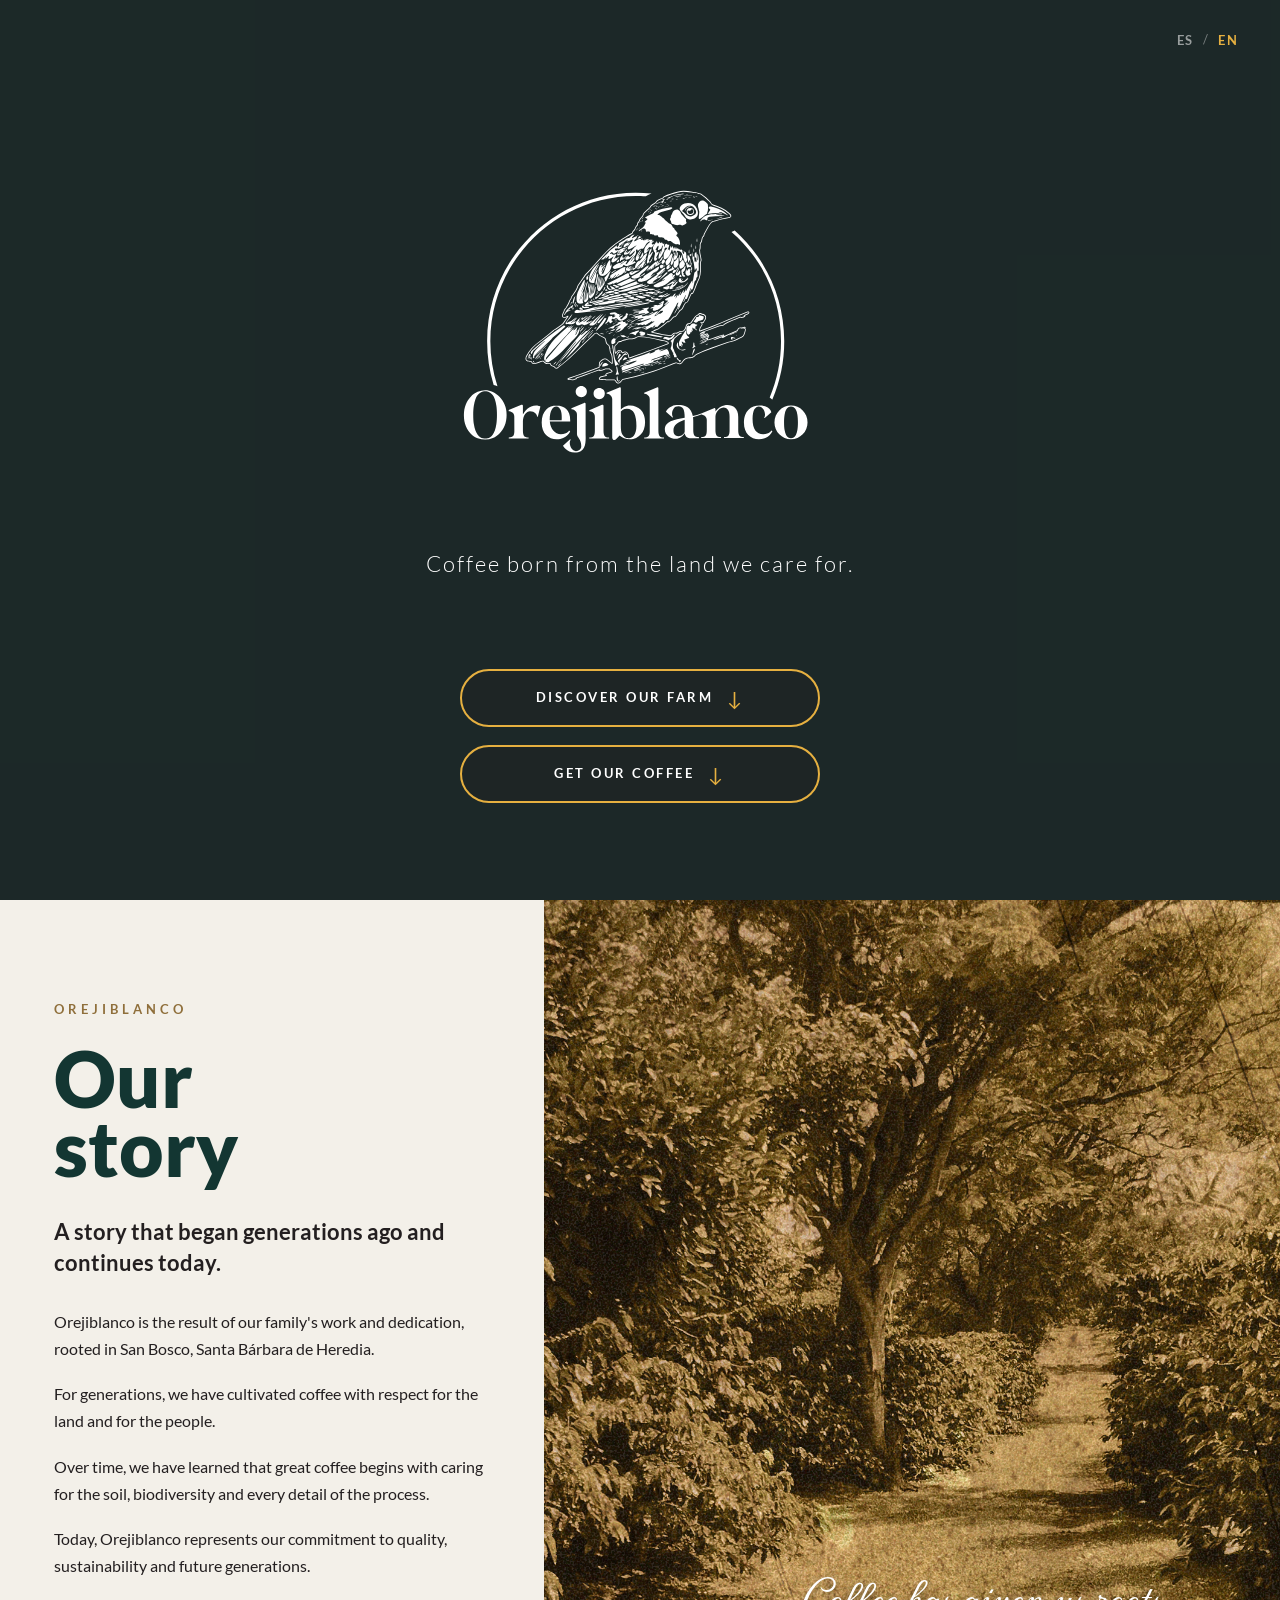
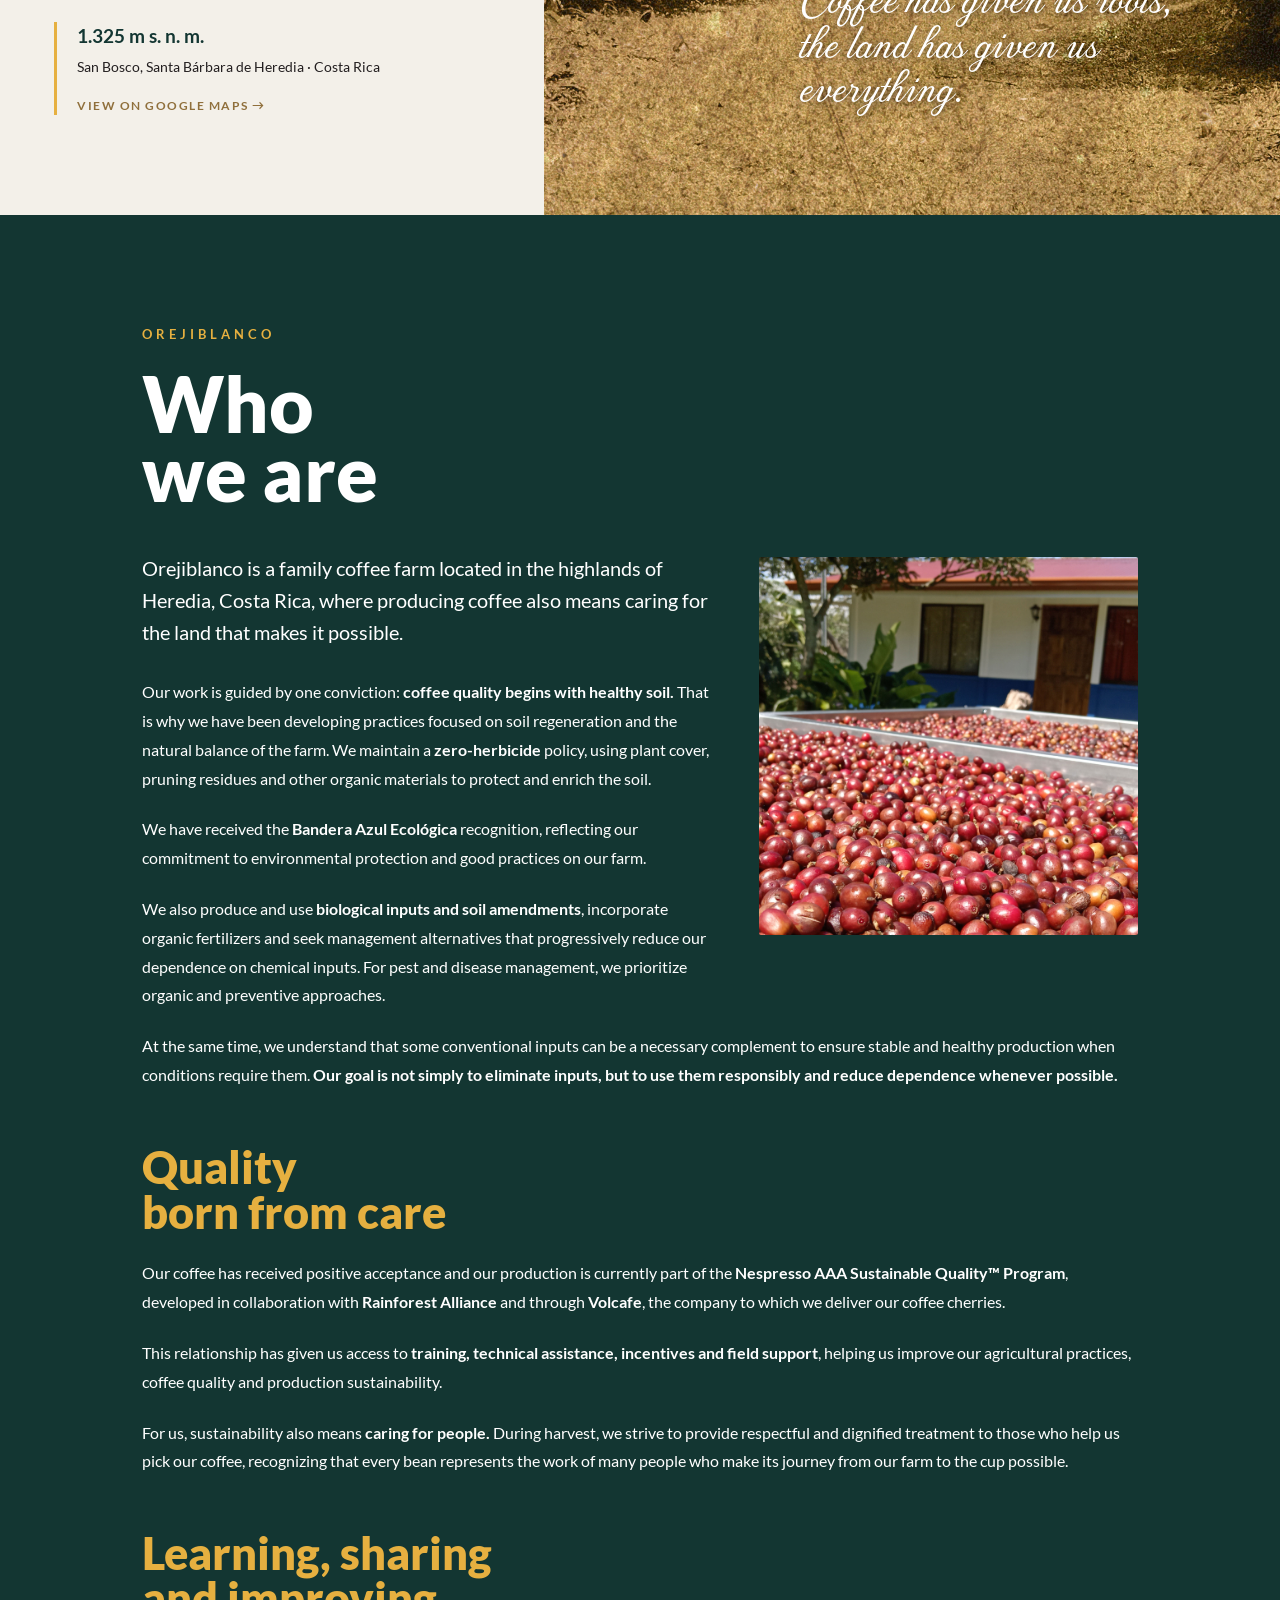
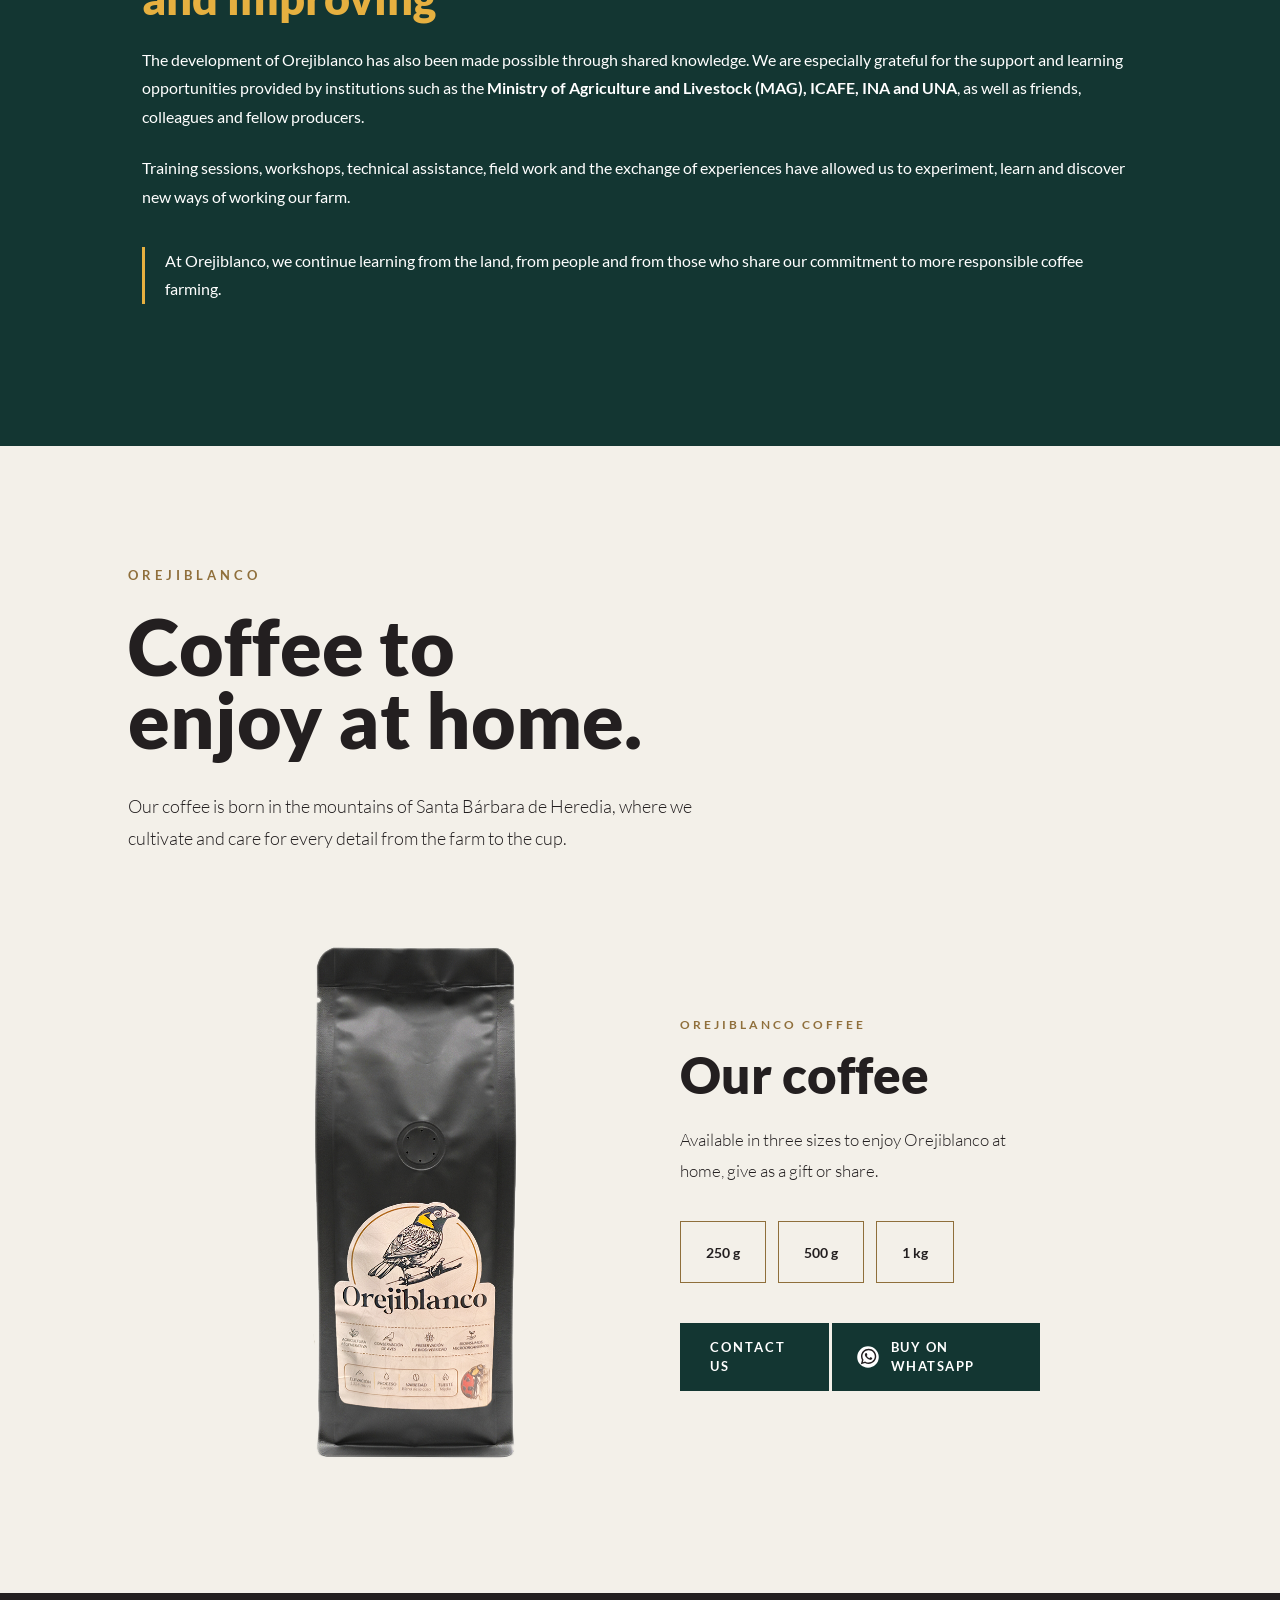
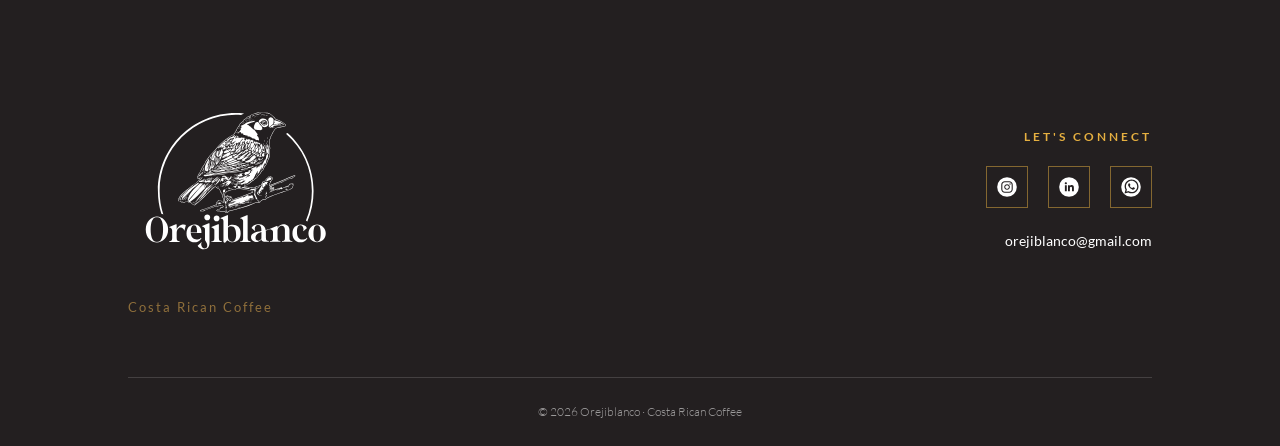
<file: index.html>
<!DOCTYPE html>
<html lang="es">

<head>

    <meta charset="UTF-8">

    <meta name="viewport" content="width=device-width, initial-scale=1.0">


    <!-- =====================================================
         SEO
    ====================================================== -->

    <title>
        Orejiblanco | Café de Costa Rica cultivado en Heredia
    </title>

    <meta
        name="description"
        content="Orejiblanco es una finca cafetalera familiar en Santa Bárbara de Heredia, Costa Rica, donde cultivamos café cuidando el suelo, la biodiversidad y cada etapa del proceso."
    >

    <meta
        name="robots"
        content="index, follow"
    >

    <link
        rel="canonical"
        href="https://orejiblanco.com/"
    >


    <!-- =====================================================
         OPEN GRAPH
    ====================================================== -->

    <meta
        property="og:type"
        content="website"
    >

    <meta
        property="og:site_name"
        content="Orejiblanco"
    >

    <meta
        property="og:title"
        content="Orejiblanco | Café de Costa Rica"
    >

    <meta
        property="og:description"
        content="Una finca cafetalera familiar en Santa Bárbara de Heredia, Costa Rica, donde el café nace de la tierra que cuidamos."
    >

    <meta
        property="og:url"
        content="https://orejiblanco.com/"
    >

    <meta
        property="og:image"
        content="https://orejiblanco.com/media/images/CEO.png"
    >

    <meta
        property="og:image:alt"
        content="Orejiblanco — Café de Costa Rica"
    >

    <meta
        property="og:locale"
        content="es_CR"
    >

    <meta
        property="og:locale:alternate"
        content="en_US"
    >


    <!-- =====================================================
         TWITTER / X
    ====================================================== -->

    <meta
        name="twitter:card"
        content="summary_large_image"
    >

    <meta
        name="twitter:title"
        content="Orejiblanco | Café de Costa Rica"
    >

    <meta
        name="twitter:description"
        content="Café cultivado en tierras heredianas, desde una finca familiar en Santa Bárbara de Heredia, Costa Rica."
    >

    <meta
        name="twitter:image"
        content="https://orejiblanco.com/media/images/CEO.png"
    >

    <meta
        name="twitter:image:alt"
        content="Orejiblanco — Café de Costa Rica"
    >


    <!-- =====================================================
         FAVICON
    ====================================================== -->

    <link
        rel="icon"
        type="image/svg+xml"
        href="media/logo/Orejiblanco-logo-Blanco.svg"
    >


    <!-- =====================================================
         FUENTES
    ====================================================== -->

    <link
        rel="preconnect"
        href="https://fonts.googleapis.com"
    >

    <link
        rel="preconnect"
        href="https://fonts.gstatic.com"
        crossorigin
    >

    <link
        href="https://fonts.googleapis.com/css2?family=Lato:wght@300;400;700;900&display=swap"
        rel="stylesheet"
    >


    <!-- =====================================================
         CSS
    ====================================================== -->

    <link
        rel="stylesheet"
        href="css/style.css"
    >


    <!-- =====================================================
         DATOS ESTRUCTURADOS
    ====================================================== -->

    <script type="application/ld+json">

    {
        "@context": "https://schema.org",
        "@type": "LocalBusiness",

        "name": "Orejiblanco",

        "description": "Finca cafetalera familiar ubicada en San Bosco, Santa Bárbara de Heredia, Costa Rica.",

        "url": "https://orejiblanco.com/",

        "image": "https://orejiblanco.com/media/images/CEO.png",

        "logo": "https://orejiblanco.com/media/logo/Orejiblanco-logo-Blanco.svg",

        "telephone": "+50687050902",

        "email": "orejiblanco@gmail.com",

        "address": {
            "@type": "PostalAddress",
            "addressLocality": "Santa Bárbara",
            "addressRegion": "Heredia",
            "addressCountry": "CR"
        },

        "areaServed": {
            "@type": "Country",
            "name": "Costa Rica"
        },

        "sameAs": [
            "https://instagram.com/orejiblanco",
            "https://cr.linkedin.com/company/orejiblanco"
        ],

        "hasMap": "https://maps.app.goo.gl/Pwzqe8mPQbBE1WFz5"
    }

    </script>

</head>


<body>


    <!-- =====================================================
         HERO
    ====================================================== -->

    <main class="hero">


        <!-- VIDEO DE FONDO -->

        <video
            class="hero-video"
            autoplay
            muted
            loop
            playsinline
            preload="metadata"
        >

            <source
                src="media/video/finca.mp4"
                type="video/mp4"
            >

        </video>


        <!-- CAPA SOBRE EL VIDEO -->

        <div class="hero-overlay"></div>


        <!-- =================================================
             SELECTOR DE IDIOMA
        ================================================== -->

        <div class="language-selector">

            <button
                type="button"
                data-language="es"
            >
                ES
            </button>

            <span>/</span>

            <button
                type="button"
                data-language="en"
            >
                EN
            </button>

        </div>


        <!-- =================================================
             CONTENIDO HERO
        ================================================== -->

        <div class="hero-content">


            <!-- LOGO -->

            <img
                src="media/logo/Orejiblanco-logo-Blanco.svg"
                alt="Orejiblanco Café"
                class="hero-logo"
            >


            <!-- FRASE -->

            <p
                class="hero-tagline"
                data-i18n="tagline"
            >
                Café que nace de la tierra que cuidamos.
            </p>


            <!-- =================================================
                 BOTONES HERO
            ================================================== -->

            <div class="hero-buttons">


                <!-- CONOCER LA FINCA -->

                <a
                    href="#historia"
                    class="hero-button"
                >

                    <span data-i18n="discover">
                        CONOZCA NUESTRA FINCA
                    </span>

                    <span class="button-arrow">↓</span>

                </a>


                <!-- ADQUIRIR CAFÉ -->

                <a
                    href="#cafe"
                    class="hero-button"
                >

                    <span data-i18n="coffeeCTA">
                        ADQUIERA NUESTRO CAFÉ
                    </span>

                    <span class="button-arrow">↓</span>

                </a>


            </div>


        </div>

    </main>



    <!-- =====================================================
         NUESTRA HISTORIA
    ====================================================== -->

    <section
        id="historia"
        class="historia"
    >


        <div class="historia-texto">


            <p
                class="section-label"
                data-i18n="historyLabel"
            >
                OREJIBLANCO
            </p>


            <h2 data-i18n="historyTitle">

                Nuestra<br>
                historia

            </h2>


            <p
                class="historia-intro"
                data-i18n="historyIntro"
            >
                Una historia que comenzó hace generaciones
                y continúa hoy.
            </p>


            <div class="historia-contenido">


                <p data-i18n="history1">

                    Orejiblanco es el resultado del trabajo y la
                    dedicación de nuestra familia, arraigada en
                    San Bosco de Santa Bárbara de Heredia.

                </p>


                <p data-i18n="history2">

                    Desde hace generaciones cultivamos café con
                    respeto por la tierra y por las personas.

                </p>


                <p data-i18n="history3">

                    Con el tiempo hemos aprendido que el mejor café
                    nace cuando cuidamos el suelo, la biodiversidad
                    y cada detalle del proceso.

                </p>


                <p data-i18n="history4">

                    Hoy, Orejiblanco representa nuestro compromiso
                    con la calidad, la sostenibilidad y con las
                    futuras generaciones.

                </p>


            </div>


            <!-- UBICACIÓN -->

            <div class="historia-ubicacion">


                <strong>
                    1.325 m s. n. m.
                </strong>


                <span data-i18n="location">

                    San Bosco, Santa Bárbara de Heredia · Costa Rica

                </span>


                <a
                    href="https://maps.app.goo.gl/Pwzqe8mPQbBE1WFz5"
                    target="_blank"
                    rel="noopener noreferrer"
                    class="maps-link"
                    data-i18n="mapsLink"
                >

                    VER EN GOOGLE MAPS →

                </a>


            </div>


        </div>


        <!-- IMAGEN -->

        <div class="historia-imagen">


            <img
                src="media/images/historia-cosecha.png"
                alt="Familia trabajando en la cosecha de café en Orejiblanco"
                data-i18n-alt="historyImageAlt"
            >


            <div class="historia-frase">


                <p data-i18n="phrase">

                    El café nos ha dado raíces,<br>
                    la tierra nos ha dado todo.

                </p>


            </div>


        </div>


    </section>



    <!-- =====================================================
         QUIÉNES SOMOS
    ====================================================== -->

    <section
        id="quienes-somos"
        class="quienes-somos"
    >


        <div class="quienes-somos-texto">


            <p
                class="section-label"
                data-i18n="aboutLabel"
            >
                OREJIBLANCO
            </p>


            <h2 data-i18n="aboutTitle">

                Quiénes<br>
                somos

            </h2>


            <div class="quienes-somos-contenido">


                <!-- FOTO -->

                <figure class="quienes-somos-foto">


                    <img
                        src="media/images/quienes-somos.jpg"
                        alt="Café en fruta durante la cosecha en Orejiblanco"
                        data-i18n-alt="aboutImageAlt"
                    >


                </figure>


                <!-- INTRO -->

                <p
                    class="quienes-somos-intro"
                    data-i18n="aboutIntro"
                >

                    <strong>
                        Orejiblanco es una finca cafetalera familiar ubicada
                        en las tierras altas de Heredia, Costa Rica, donde
                        producir café significa también cuidar la tierra
                        que lo hace posible.
                    </strong>

                </p>


                <p data-i18n="about1">

                    Nuestro trabajo parte de una convicción:
                    <strong>la calidad del café comienza en la salud del suelo.</strong>
                    Por eso hemos venido desarrollando prácticas orientadas
                    a su regeneración y al equilibrio natural de la finca.
                    Mantenemos una política de <strong>cero herbicidas</strong>,
                    aprovechando coberturas vegetales, residuos de poda y
                    otros materiales orgánicos para proteger y enriquecer
                    el suelo.

                </p>


                <p data-i18n="about2">

                    Contamos con el <strong>Galardón Bandera Azul Ecológica</strong>,
                    un reconocimiento que refleja nuestro compromiso con
                    la protección del ambiente y con la implementación de
                    buenas prácticas dentro de nuestra finca.

                </p>


                <p data-i18n="about3">

                    En nuestra finca también elaboramos y utilizamos
                    <strong>bioinsumos y enmiendas</strong>, incorporamos
                    fertilizantes de origen orgánico y buscamos alternativas
                    de manejo que permitan reducir progresivamente la carga
                    de insumos químicos. Para el control de plagas y
                    enfermedades priorizamos métodos de manejo orgánico y
                    preventivo.

                </p>


                <p data-i18n="about4">

                    Al mismo tiempo, entendemos que algunos insumos
                    convencionales pueden ser un complemento necesario para
                    asegurar una producción estable y saludable cuando las
                    condiciones lo requieren.
                    <strong>
                        Nuestro objetivo no es simplemente eliminar insumos,
                        sino utilizarlos de manera responsable y reducir su
                        dependencia siempre que sea posible.
                    </strong>

                </p>


                <h3 data-i18n="qualityTitle">

                    Calidad que<br>
                    nace del cuidado

                </h3>


                <p data-i18n="about5">

                    Nuestro café ha encontrado una buena aceptación y
                    actualmente nuestra producción forma parte del
                    <strong>Programa Nespresso AAA Sustainable Quality™</strong>,
                    desarrollado en colaboración con <strong>Rainforest Alliance</strong>
                    y a través de <strong>Volcafe</strong>, empresa a la que
                    entregamos nuestro café en fruta.

                </p>


                <p data-i18n="about6">

                    Esta relación nos ha permitido acceder a
                    <strong>capacitaciones, asistencia técnica, incentivos
                    y acompañamiento en campo</strong>, que contribuyen a
                    mejorar nuestras prácticas agrícolas, la calidad del café
                    y la sostenibilidad de nuestra producción.

                </p>


                <p data-i18n="about7">

                    Pero para nosotros la sostenibilidad también significa
                    <strong>cuidar a las personas.</strong> Durante la cosecha
                    procuramos brindar un trato respetuoso y digno a quienes
                    nos ayudan en la recolección del café, reconociendo que
                    detrás de cada grano existe el trabajo de muchas personas
                    que hacen posible llevarlo de nuestra finca a la taza.

                </p>


                <h3 data-i18n="learningTitle">

                    Aprender, compartir<br>
                    y seguir mejorando

                </h3>


                <p data-i18n="about8">

                    El desarrollo de Orejiblanco también ha sido posible
                    gracias al conocimiento compartido. Agradecemos
                    especialmente el acompañamiento y las oportunidades de
                    aprendizaje que hemos recibido de instituciones como el
                    <strong>Ministerio de Agricultura y Ganadería (MAG),
                    ICAFE, INA y UNA</strong>, así como de amigos, colegas
                    y otros productores.

                </p>


                <p data-i18n="about9">

                    Las capacitaciones, talleres, asistencia técnica,
                    trabajos de campo e intercambio de experiencias nos han
                    permitido experimentar, aprender y encontrar nuevas
                    formas de trabajar nuestra finca.

                </p>


                <p
                    class="quienes-somos-cierre"
                    data-i18n="aboutClosing"
                >

                    <strong>
                        En Orejiblanco seguimos aprendiendo de la tierra,
                        de las personas y de quienes comparten nuestro
                        compromiso con una caficultura más responsable.
                    </strong>

                </p>


            </div>


        </div>


    </section>



    <!-- =====================================================
         NUESTRO CAFÉ
    ====================================================== -->

    <section
        id="cafe"
        class="cafe"
    >


        <div class="cafe-header">


            <p
                class="section-label"
                data-i18n="coffeeLabel"
            >
                OREJIBLANCO
            </p>


            <h2 data-i18n="coffeeTitle">

                Café para<br>
                disfrutar en casa.

            </h2>


            <p data-i18n="coffeeIntro">

                Nuestro café nace en las montañas de Santa Bárbara
                de Heredia, donde cultivamos y cuidamos cada detalle
                desde la finca hasta la taza.

            </p>


        </div>



        <!-- =================================================
             PRODUCTO
        ================================================== -->

        <div class="cafe-producto">


            <!-- IMAGEN -->

            <div class="cafe-imagen">


                <img
                    src="media/images/bolsa_cafe.png"
                    alt="Café Orejiblanco"
                    data-i18n-alt="coffeeImageAlt"
                >


            </div>


            <!-- INFORMACIÓN -->

            <div class="cafe-info">


                <p
                    class="producto-label"
                    data-i18n="productLabel"
                >
                    CAFÉ OREJIBLANCO
                </p>


                <h3 data-i18n="productTitle">

                    Nuestro café

                </h3>


                <p
                    class="producto-descripcion"
                    data-i18n="productDescription"
                >

                    Disponible en tres presentaciones para disfrutar
                    Orejiblanco en casa, regalar o compartir.

                </p>


                <!-- PRESENTACIONES -->

                <div class="presentaciones">


                    <div class="presentacion">
                        <span>250 g</span>
                    </div>


                    <div class="presentacion">
                        <span>500 g</span>
                    </div>


                    <div class="presentacion">
                        <span>1 kg</span>
                    </div>


                </div>


                <!-- =================================================
                     CONTACTO / COMPRA
                ================================================== -->

                <div
                    class="botones-contacto"
                    id="adquirir-cafe"
                >


                    <!-- EMAIL -->

                    <a
                        href="mailto:orejiblanco@gmail.com"
                        class="boton-contacto"
                        data-i18n="emailButton"
                    >
                        ESCRÍBANOS
                    </a>


                    <!-- WHATSAPP -->

                    <a
                        href="https://wa.me/50687050902?text=Hola%2C%20me%20interesa%20comprar%20caf%C3%A9%20Orejiblanco."
                        class="boton-whatsapp"
                        target="_blank"
                        rel="noopener noreferrer"
                    >

                        <img
                            src="media/icons/whatsapp_blanco.svg"
                            alt=""
                        >

                        <span data-i18n="whatsappButton">
                            COMPRAR POR WHATSAPP
                        </span>

                    </a>


                </div>


            </div>


        </div>


    </section>



    <!-- =====================================================
         FOOTER
    ====================================================== -->

    <footer class="footer">


        <div class="footer-contenido">


            <!-- MARCA -->

            <div class="footer-marca">


                <img
                    src="media/logo/Orejiblanco-logo-Blanco.svg"
                    alt="Orejiblanco Café"
                >


                <p data-i18n="footerTagline">
                    Café de Costa Rica
                </p>


            </div>


            <!-- CONTACTO -->

            <div class="footer-contacto">


                <p
                    class="footer-titulo"
                    data-i18n="connect"
                >
                    CONECTEMOS
                </p>


                <div class="footer-redes">


                    <!-- INSTAGRAM -->

                    <a
                        href="https://instagram.com/orejiblanco"
                        target="_blank"
                        rel="noopener noreferrer"
                        aria-label="Instagram de Orejiblanco"
                    >

                        <img
                            src="media/icons/instagram_blanco.svg"
                            alt=""
                        >

                    </a>


                    <!-- LINKEDIN -->

                    <a
                        href="https://cr.linkedin.com/company/orejiblanco"
                        target="_blank"
                        rel="noopener noreferrer"
                        aria-label="LinkedIn de Orejiblanco"
                    >

                        <img
                            src="media/icons/linkedin_blanco.svg"
                            alt=""
                        >

                    </a>


                    <!-- WHATSAPP -->

                    <a
                        href="https://wa.me/50687050902"
                        target="_blank"
                        rel="noopener noreferrer"
                        aria-label="WhatsApp de Orejiblanco"
                    >

                        <img
                            src="media/icons/whatsapp_blanco.svg"
                            alt=""
                        >

                    </a>


                </div>


                <div class="footer-email">

                    <a href="mailto:orejiblanco@gmail.com">
                        orejiblanco@gmail.com
                    </a>

                </div>


            </div>


        </div>


        <!-- COPYRIGHT -->

        <div class="footer-bottom">


            <p data-i18n="footerCopyright">

                © 2026 Orejiblanco · Café de Costa Rica

            </p>


        </div>


    </footer>



    <!-- =====================================================
         JAVASCRIPT
    ====================================================== -->

    <script src="js/script.js"></script>


</body>

</html>
</file>
<file: css/style.css>
/* =========================================================
   OREJIBLANCO
   Hoja de estilos principal
   ========================================================= */


/* =========================================================
   TIPOGRAFÍA — LATO
   ========================================================= */

@font-face {
    font-family: 'Lato';
    src: url('../media/fonts/Lato-Thin.ttf') format('truetype');
    font-weight: 100;
    font-style: normal;
    font-display: swap;
}

@font-face {
    font-family: 'Lato';
    src: url('../media/fonts/Lato-ThinItalic.ttf') format('truetype');
    font-weight: 100;
    font-style: italic;
    font-display: swap;
}

@font-face {
    font-family: 'Lato';
    src: url('../media/fonts/Lato-Light.ttf') format('truetype');
    font-weight: 300;
    font-style: normal;
    font-display: swap;
}

@font-face {
    font-family: 'Lato';
    src: url('../media/fonts/Lato-LightItalic.ttf') format('truetype');
    font-weight: 300;
    font-style: italic;
    font-display: swap;
}

@font-face {
    font-family: 'Lato';
    src: url('../media/fonts/Lato-Regular.ttf') format('truetype');
    font-weight: 400;
    font-style: normal;
    font-display: swap;
}

@font-face {
    font-family: 'Lato';
    src: url('../media/fonts/Lato-Italic.ttf') format('truetype');
    font-weight: 400;
    font-style: italic;
    font-display: swap;
}

@font-face {
    font-family: 'Lato';
    src: url('../media/fonts/Lato-Bold.ttf') format('truetype');
    font-weight: 700;
    font-style: normal;
    font-display: swap;
}

@font-face {
    font-family: 'Lato';
    src: url('../media/fonts/Lato-BoldItalic.ttf') format('truetype');
    font-weight: 700;
    font-style: italic;
    font-display: swap;
}

@font-face {
    font-family: 'Lato';
    src: url('../media/fonts/Lato-Black.ttf') format('truetype');
    font-weight: 900;
    font-style: normal;
    font-display: swap;
}

@font-face {
    font-family: 'Lato';
    src: url('../media/fonts/Lato-BlackItalic.ttf') format('truetype');
    font-weight: 900;
    font-style: italic;
    font-display: swap;
}

@font-face {
    font-family: 'VerandahReverie';
    src: url('../media/fonts/VerandahReverie.otf') format('opentype');
    font-weight: 400;
    font-style: normal;
    font-display: swap;
}


/* =========================================================
   COLORES DE MARCA
   ========================================================= */

:root {
    --dorado: #8F6F3B;
    --amarillo: #E6B040;
    --negro: #231F20;
    --verde: #133632;
    --crema: #F3F0E9;
    --blanco: #FFFFFF;
}


/* =========================================================
   CONFIGURACIÓN GENERAL
   ========================================================= */

* {
    margin: 0;
    padding: 0;
    box-sizing: border-box;
}

html {
    scroll-behavior: smooth;
}

body {
    font-family: 'Lato', sans-serif;
    background-color: var(--negro);
    color: var(--blanco);
    line-height: 1.5;
    overflow-x: hidden;
}

img,
video {
    max-width: 100%;
}


/* =========================================================
   HERO
   ========================================================= */

.hero {
    position: relative;

    width: 100%;
    height: 100vh;
    min-height: 600px;

    display: flex;

    align-items: center;
    justify-content: center;

    overflow: hidden;
}


/* =========================================================
   VIDEO
   ========================================================= */

.hero-video {
    position: absolute;

    top: 0;
    left: 0;

    width: 100%;
    height: 100%;

    object-fit: cover;

    z-index: 0;
}


/* =========================================================
   CAPA SOBRE VIDEO
   ========================================================= */

.hero-overlay {
    position: absolute;

    inset: 0;

    background: rgba(19, 54, 50, 0.42);

    z-index: 1;
}


/* =========================================================
   SELECTOR DE IDIOMA
   ========================================================= */

.language-selector {
    position: absolute;

    top: 28px;
    right: 40px;

    z-index: 10;

    display: flex;

    align-items: center;

    gap: 7px;

    font-family: 'Lato', sans-serif;

    font-size: 13px;

    letter-spacing: 1.5px;
}

.language-selector button {
    padding: 4px 2px;

    border: none;

    background: transparent;

    color: var(--blanco);

    font-family: 'Lato', sans-serif;

    font-size: 13px;

    font-weight: 700;

    letter-spacing: 1.5px;

    cursor: pointer;

    opacity: 0.55;

    transition:
        opacity 0.3s ease,
        color 0.3s ease;
}

.language-selector button:hover {
    opacity: 1;
}

.language-selector button.active {
    color: var(--amarillo);

    opacity: 1;
}

.language-selector span {
    color: var(--blanco);

    opacity: 0.4;
}


/* =========================================================
   CONTENIDO HERO
   ========================================================= */

.hero-content {
    position: relative;

    z-index: 2;

    width: 100%;

    max-width: 1000px;

    padding: 30px;

    display: flex;

    flex-direction: column;

    align-items: center;

    text-align: center;
}


/* =========================================================
   LOGO HERO
   ========================================================= */

.hero-logo {
    width: min(420px, 70vw);

    height: auto;

    margin-bottom: 30px;

    display: block;
}


/* =========================================================
   FRASE HERO
   ========================================================= */

.hero-tagline {
    max-width: 650px;

    margin-bottom: 50px;

    font-size: clamp(1rem, 2vw, 1.4rem);

    font-weight: 300;

    letter-spacing: 2px;

    line-height: 1.5;
}


/* =========================================================
   BOTONES HERO
   ========================================================= */

.hero-buttons {
    display: flex;

    flex-direction: column;

    align-items: center;

    gap: 18px;

    margin-top: 38px;
}


/* =========================================================
   BOTONES HERO
   ========================================================= */

.hero-button {
    width: 360px;

    min-height: 58px;

    display: flex;

    align-items: center;

    justify-content: center;

    gap: 14px;

    box-sizing: border-box;

    padding: 15px 25px;

    border: 2px solid var(--amarillo);

    border-radius: 50px;

    background: rgba(35, 31, 32, 0.30);

    color: var(--blanco);

    text-decoration: none;

    font-size: 0.82rem;

    font-weight: 700;

    letter-spacing: 2.5px;

    transition:
        background 0.3s ease,
        color 0.3s ease,
        transform 0.3s ease,
        border-color 0.3s ease;
}


/* =========================================================
   TEXTO DEL BOTÓN
   ========================================================= */

.hero-button > span:first-child {
    white-space: nowrap;
}


/* =========================================================
   FLECHA
   ========================================================= */

.hero-button .button-arrow {
    color: var(--amarillo);

    font-size: 1.25rem;

    font-weight: 400;

    line-height: 1;

    transition:
        transform 0.3s ease,
        color 0.3s ease;
}


/* =========================================================
   HOVER
   ========================================================= */

.hero-button:hover {
    background: rgba(35, 31, 32, 0.65);

    color: var(--blanco);

    transform: translateY(-2px);
}


.hero-button:hover .button-arrow {
    color: var(--amarillo);

    transform: translateY(3px);
}


/* =========================================================
   NUESTRA HISTORIA
   ========================================================= */

.historia {
    min-height: 100vh;

    display: grid;

    grid-template-columns: 0.85fr 1.15fr;

    background-color: var(--crema);

    color: var(--negro);
}


/* =========================================================
   TEXTO HISTORIA
   ========================================================= */

.historia-texto {
    padding: 100px 10%;

    display: flex;

    flex-direction: column;

    justify-content: center;
}

.historia-texto .section-label {
    color: var(--dorado);
}


/* =========================================================
   ETIQUETAS
   ========================================================= */

.section-label {
    margin-bottom: 25px;

    color: var(--amarillo);

    font-size: 0.8rem;

    font-weight: 700;

    letter-spacing: 4px;
}


/* =========================================================
   TÍTULO HISTORIA
   ========================================================= */

.historia h2 {
    margin-bottom: 35px;

    font-size: clamp(3rem, 6vw, 5.5rem);

    font-weight: 900;

    line-height: 0.9;

    color: var(--verde);
}


/* =========================================================
   INTRO HISTORIA
   ========================================================= */

.historia-intro {
    max-width: 500px;

    margin-bottom: 30px;

    font-size: 1.35rem;

    font-weight: 700;

    line-height: 1.4;
}


/* =========================================================
   CONTENIDO HISTORIA
   ========================================================= */

.historia-contenido {
    max-width: 560px;
}

.historia-contenido p {
    margin-bottom: 18px;

    font-size: 1rem;

    font-weight: 400;

    line-height: 1.7;
}


/* =========================================================
   UBICACIÓN
   ========================================================= */

.historia-ubicacion {
    display: flex;

    flex-direction: column;

    gap: 5px;

    margin-top: 25px;

    padding-left: 20px;

    border-left: 3px solid var(--amarillo);
}

.historia-ubicacion strong {
    color: var(--verde);

    font-size: 1.2rem;

    font-weight: 700;
}

.historia-ubicacion span {
    font-size: 0.9rem;

    font-weight: 400;
}


/* =========================================================
   GOOGLE MAPS
   ========================================================= */

.maps-link {
    display: inline-block;

    margin-top: 14px;

    color: var(--dorado);

    font-family: 'Lato', sans-serif;

    font-size: 12px;

    font-weight: 700;

    letter-spacing: 1.5px;

    text-decoration: none;

    transition: color 0.3s ease;
}

.maps-link:hover {
    color: var(--amarillo);
}


/* =========================================================
   IMAGEN HISTORIA
   ========================================================= */

.historia-imagen {
    position: relative;

    min-height: 700px;

    overflow: hidden;
}

.historia-imagen img {
    width: 100%;

    height: 100%;

    min-height: 700px;

    object-fit: cover;

    object-position: center;

    display: block;
}


/* =========================================================
   FRASE SOBRE FOTO
   ========================================================= */

.historia-frase {
    position: absolute;

    right: 8%;

    bottom: 10%;

    width: 90%;

    max-width: 430px;

    padding: 10px;
}

.historia-frase p {
    margin: 0;

    color: var(--blanco);

    font-family: 'VerandahReverie', cursive;

    font-size: clamp(1.5rem, 3.5vw, 3.2rem);

    font-weight: 400;

    line-height: 1;

    text-align: left;

    text-shadow:
        0 2px 8px rgba(0, 0, 0, 0.55);
}


/* =========================================================
   QUIÉNES SOMOS
   ========================================================= */

.quienes-somos {
    background-color: var(--verde);

    color: var(--blanco);
}

.quienes-somos-texto {
    max-width: 1200px;

    margin: 0 auto;

    padding: 110px 8% 120px;
}

.quienes-somos h2 {
    margin-bottom: 45px;

    font-size: clamp(3rem, 6vw, 5.5rem);

    font-weight: 900;

    line-height: 0.9;

    color: var(--blanco);
}


/* =========================================================
   TEXTO QUIÉNES SOMOS
   ========================================================= */

.quienes-somos-contenido {
    font-size: 1rem;

    line-height: 1.8;
}

.quienes-somos-contenido p {
    margin-bottom: 22px;
}

.quienes-somos-contenido strong {
    font-weight: 700;
}


/* =========================================================
   FOTO INTEGRADA
   ========================================================= */

.quienes-somos-foto {
    float: right;

    width: 38%;

    margin: 5px 0 30px 45px;
}

.quienes-somos-foto img {
    display: block;

    width: 100%;

    height: auto;

    border-radius: 2px;
}


/* =========================================================
   INTRO
   ========================================================= */

.quienes-somos-intro {
    margin-bottom: 30px !important;

    font-size: 1.25rem !important;

    line-height: 1.6 !important;
}


/* =========================================================
   SUBTÍTULOS
   ========================================================= */

.quienes-somos h3 {
    clear: both;

    margin-top: 55px;

    margin-bottom: 25px;

    font-size: clamp(2rem, 3.5vw, 3rem);

    font-weight: 900;

    line-height: 1;

    color: var(--amarillo);
}


/* =========================================================
   CIERRE
   ========================================================= */

.quienes-somos-cierre {
    clear: both;

    margin-top: 35px;

    padding-left: 20px;

    border-left: 3px solid var(--amarillo);
}


/* =========================================================
   NUESTRO CAFÉ
   ========================================================= */

.cafe {
    min-height: 100vh;

    padding: 120px 10%;

    background-color: var(--crema);

    color: var(--negro);
}


/* =========================================================
   ENCABEZADO CAFÉ
   ========================================================= */

.cafe-header {
    max-width: 750px;

    margin-bottom: 80px;
}

.cafe-header .section-label {
    color: var(--dorado);
}

.cafe-header h2 {
    margin-bottom: 35px;

    font-size: clamp(2.8rem, 6vw, 5.5rem);

    font-weight: 900;

    line-height: 0.95;
}

.cafe-header > p:last-child {
    max-width: 620px;

    font-size: 1.1rem;

    font-weight: 300;

    line-height: 1.8;
}


/* =========================================================
   PRODUCTO
   ========================================================= */

.cafe-producto {
    display: grid;

    grid-template-columns: 1fr 1fr;

    align-items: center;

    gap: 10%;

    max-width: 800px;

    margin: 0 auto;
}


/* =========================================================
   IMAGEN PRODUCTO
   ========================================================= */

.cafe-imagen {
    display: flex;

    justify-content: center;

    align-items: center;
}

.cafe-imagen img {
    width: 100%;

    max-width: 260px;

    height: auto;

    display: block;
}


/* =========================================================
   INFORMACIÓN PRODUCTO
   ========================================================= */

.cafe-info {
    max-width: 500px;
}

.producto-label {
    margin-bottom: 15px;

    color: var(--dorado);

    font-size: 0.75rem;

    font-weight: 700;

    letter-spacing: 3px;
}

.cafe-info h3 {
    margin-bottom: 25px;

    font-size: clamp(2rem, 4vw, 3.5rem);

    font-weight: 900;

    line-height: 1;
}

.producto-descripcion {
    margin-bottom: 35px;

    font-size: 1.05rem;

    font-weight: 300;

    line-height: 1.8;
}


/* =========================================================
   PRESENTACIONES
   ========================================================= */

.presentaciones {
    display: flex;

    gap: 12px;

    margin-bottom: 40px;
}

.presentacion {
    padding: 18px 25px;

    border: 1px solid var(--dorado);

    transition:
        background-color 0.3s ease,
        color 0.3s ease;
}

.presentacion span {
    font-size: 0.9rem;

    font-weight: 700;
}

.presentacion:hover {
    background-color: var(--verde);

    color: var(--blanco);
}


/* =========================================================
   BOTONES CONTACTO
   ========================================================= */

.botones-contacto {
    display: flex;

    align-items: stretch;

    gap: 3px;

    scroll-margin-top: 30px;
}

.botones-contacto .boton-contacto,
.botones-contacto .boton-whatsapp {
    min-height: 54px;

    display: inline-flex;

    align-items: center;

    justify-content: center;

    background-color: var(--verde);

    color: var(--blanco);

    text-decoration: none;

    transition:
        background-color 0.3s ease,
        transform 0.3s ease;
}


/* =========================================================
   CORREO
   ========================================================= */

.botones-contacto .boton-contacto {
    padding: 15px 30px;

    font-size: 0.8rem;

    font-weight: 700;

    letter-spacing: 2px;
}


/* =========================================================
   WHATSAPP
   ========================================================= */

.botones-contacto .boton-whatsapp {
    gap: 12px;

    padding: 15px 25px;

    font-family: 'Lato', sans-serif;

    font-size: 0.8rem;

    font-weight: 700;

    letter-spacing: 1.5px;

    border: none;
}


/* =========================================================
   ICONO WHATSAPP
   ========================================================= */

.boton-whatsapp img {
    width: 22px;

    height: 22px;

    display: block;
}


/* =========================================================
   HOVER CONTACTO
   ========================================================= */

.botones-contacto .boton-contacto:hover,
.botones-contacto .boton-whatsapp:hover {
    background-color: var(--dorado);

    color: var(--blanco);

    transform: translateY(-3px);
}


/* =========================================================
   FOOTER
   ========================================================= */

.footer {
    padding: 70px 10% 25px;

    background-color: var(--negro);

    color: var(--blanco);
}


/* =========================================================
   CONTENEDOR FOOTER
   ========================================================= */

.footer-contenido {
    display: flex;

    justify-content: space-between;

    align-items: center;

    gap: 50px;

    max-width: 1200px;

    margin: 0 auto;

    padding-bottom: 60px;
}


/* =========================================================
   MARCA
   ========================================================= */

.footer-marca {
    display: flex;

    flex-direction: column;

    gap: 15px;
}

.footer-marca img {
    width: 220px;

    height: auto;

    display: block;
}

.footer-marca p {
    color: var(--dorado);

    font-size: 0.8rem;

    letter-spacing: 2px;

    font-weight: 400;
}


/* =========================================================
   CONTACTO FOOTER
   ========================================================= */

.footer-contacto {
    display: flex;

    flex-direction: column;

    align-items: flex-end;
}

.footer-titulo {
    margin-bottom: 20px;

    color: var(--amarillo);

    font-size: 0.75rem;

    font-weight: 700;

    letter-spacing: 3px;
}


/* =========================================================
   REDES
   ========================================================= */

.footer-redes {
    display: flex;

    align-items: center;

    gap: 20px;
}

.footer-redes a {
    width: 42px;

    height: 42px;

    display: flex;

    align-items: center;

    justify-content: center;

    border: 1px solid rgba(230, 176, 64, 0.5);

    transition:
        background-color 0.3s ease,
        border-color 0.3s ease,
        transform 0.3s ease;
}

.footer-redes img {
    width: 20px;

    height: 20px;

    display: block;
}

.footer-redes a:hover {
    background-color: var(--dorado);

    border-color: var(--dorado);

    transform: translateY(-3px);
}


/* =========================================================
   CORREO FOOTER
   ========================================================= */

.footer-email {
    margin-top: 20px;
}

.footer-email a {
    color: var(--blanco);

    text-decoration: none;

    font-size: 0.9rem;

    font-weight: 400;

    transition: color 0.3s ease;
}

.footer-email a:hover {
    color: var(--amarillo);
}


/* =========================================================
   FOOTER INFERIOR
   ========================================================= */

.footer-bottom {
    max-width: 1200px;

    margin: 0 auto;

    padding-top: 25px;

    border-top: 1px solid rgba(255, 255, 255, 0.15);

    text-align: center;
}

.footer-bottom p {
    color: rgba(255, 255, 255, 0.55);

    font-size: 0.75rem;

    font-weight: 300;
}


/* =========================================================
   TABLET
   ========================================================= */

@media (max-width: 1024px) {

    .hero-content {
        padding: 25px;
    }

    .hero-logo {
        width: min(380px, 70vw);
    }

    .language-selector {
        top: 25px;

        right: 30px;
    }

    .historia-texto {
        padding: 80px 8%;
    }

    .cafe {
        padding: 100px 8%;
    }

    .footer {
        padding-left: 8%;

        padding-right: 8%;
    }

    .quienes-somos-texto {
        padding: 90px 8% 100px;
    }

    .quienes-somos-foto {
        width: 40%;

        margin-left: 35px;
    }

}


/* =========================================================
   CELULAR
   ========================================================= */

@media (max-width: 768px) {


    /* =====================================================
       HERO
    ====================================================== */

    .hero {
        height: 100svh;

        min-height: 550px;
    }

    .language-selector {
        top: 20px;

        right: 20px;

        font-size: 12px;
    }

    .language-selector button {
        font-size: 12px;
    }

    .hero-logo {
        width: min(300px, 75vw);

        margin-bottom: 25px;
    }

    .hero-tagline {
        max-width: 330px;

        margin-bottom: 40px;

        font-size: 1rem;

        letter-spacing: 1px;
    }


    /* =====================================================
       BOTONES HERO
    ====================================================== */

    .hero-buttons {
        gap: 14px;

        margin-top: 30px;
    }

    .hero-button {
        width: min(360px, 88%);

        min-height: 54px;

        padding: 14px 18px;

        font-size: 0.72rem;

        letter-spacing: 2px;
    }

    .hero-button .button-arrow {
        font-size: 1.15rem;
    }


    /* =====================================================
       HISTORIA
    ====================================================== */

    .historia {
        display: flex;

        flex-direction: column;
    }

    .historia-texto {
        padding: 80px 8%;
    }

    .historia h2 {
        font-size: clamp(3rem, 15vw, 5rem);
    }

    .historia-intro {
        font-size: 1.15rem;
    }

    .historia-imagen {
        min-height: 75vh;
    }

    .historia-imagen img {
        width: 100%;

        height: 100%;

        min-height: 75vh;

        object-position: center center;
    }

    .historia-frase {
        right: 7%;

        bottom: 5%;

        width: 90%;

        max-width: none;
    }

    .historia-frase p {
        font-size: clamp(2rem, 9vw, 3rem);
    }


    /* =====================================================
       QUIÉNES SOMOS
    ====================================================== */

    .quienes-somos-texto {
        padding: 80px 8% 90px;
    }

    .quienes-somos h2 {
        font-size: clamp(3rem, 15vw, 5rem);
    }

    .quienes-somos-foto {
        float: none;

        width: 75%;

        margin: 0 auto 35px;
    }

    .quienes-somos-intro {
        font-size: 1.15rem !important;
    }


    /* =====================================================
       CAFÉ
    ====================================================== */

    .cafe {
        padding: 90px 8%;
    }

    .cafe-header {
        margin-bottom: 60px;
    }

    .cafe-header h2 {
        font-size: clamp(2.8rem, 13vw, 4.5rem);
    }

    .cafe-producto {
        grid-template-columns: 1fr;

        gap: 60px;
    }

    .cafe-imagen {
        order: 1;
    }

    .cafe-info {
        order: 2;

        max-width: 100%;
    }

    .cafe-imagen img {
        max-width: 300px;
    }

    .presentaciones {
        flex-wrap: wrap;
    }

    .presentacion {
        flex: 1;

        min-width: 80px;

        text-align: center;
    }


    /* =====================================================
       BOTONES CONTACTO
    ====================================================== */

    .botones-contacto {
        flex-direction: column;

        gap: 10px;

        width: 100%;
    }

    .botones-contacto .boton-contacto,
    .botones-contacto .boton-whatsapp {
        width: 100%;
    }


    /* =====================================================
       FOOTER
    ====================================================== */

    .footer {
        padding: 60px 8% 25px;
    }

    .footer-contenido {
        flex-direction: column;

        align-items: center;

        text-align: center;

        padding-bottom: 30px;
    }

    .footer-marca {
        align-items: center;
    }

    .footer-marca img {
        width: 100px;
    }

    .footer-contacto {
        align-items: center;
    }

    .footer-redes {
        gap: 15px;
    }

    .footer-bottom p {
        font-size: 0.7rem;
    }

}


/* =========================================================
   CELULARES PEQUEÑOS
   ========================================================= */

@media (max-width: 480px) {

    .hero-content {
        padding: 20px;
    }

    .language-selector {
        top: 18px;

        right: 18px;
    }

    .hero-logo {
        width: 75vw;
    }

    .hero-tagline {
        max-width: 290px;
    }


    /* BOTONES HERO */

    .hero-buttons {
        gap: 20px;
    }


    /* HISTORIA */

    .historia-texto {
        padding-left: 7%;

        padding-right: 7%;
    }


    /* CAFÉ */

    .cafe {
        padding-left: 7%;

        padding-right: 7%;
    }


    /* QUIÉNES SOMOS */

    .quienes-somos-texto {
        padding-left: 7%;

        padding-right: 7%;
    }

    .quienes-somos-foto {
        width: 100%;
    }


    /* FOOTER */

    .footer {
        padding-left: 7%;

        padding-right: 7%;
    }

    .footer-marca img {
        width: 90px;
    }

    .maps-link {
        font-size: 11px;

        letter-spacing: 1.2px;
    }

}
</file>
